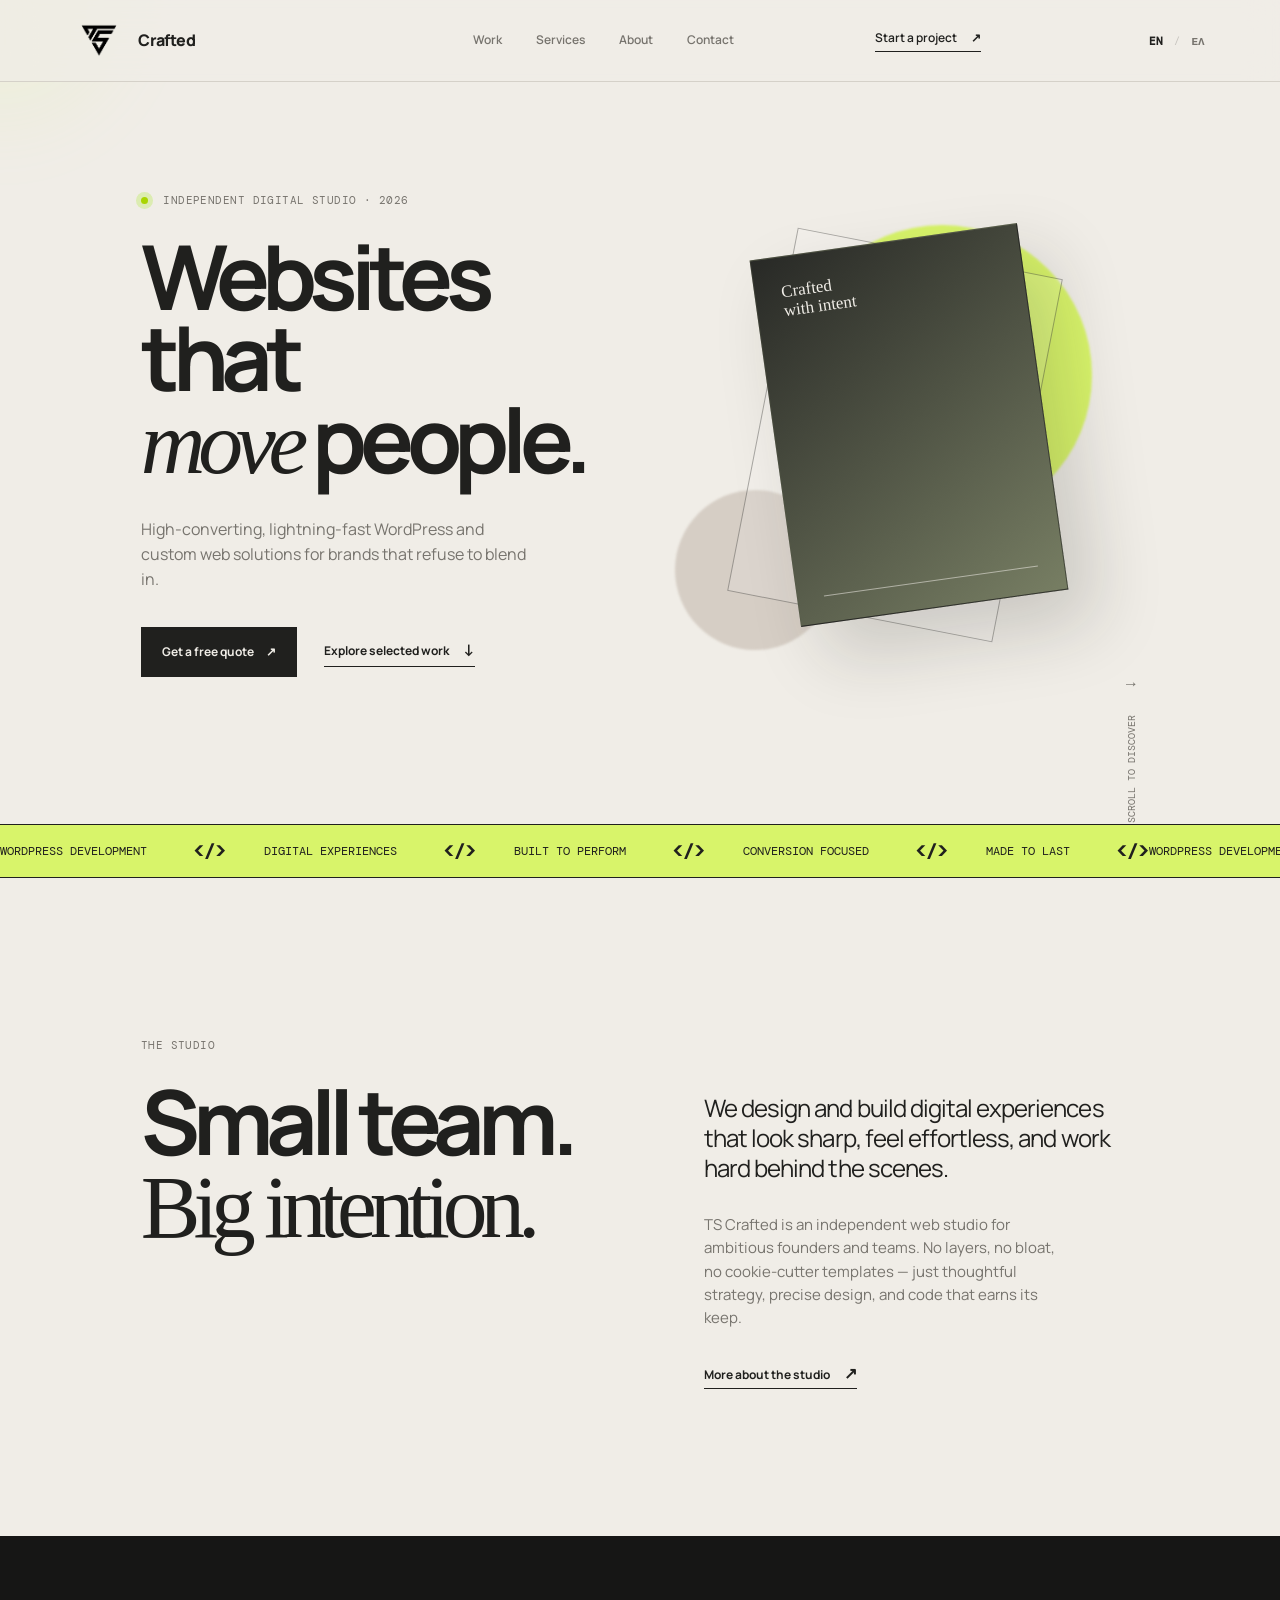
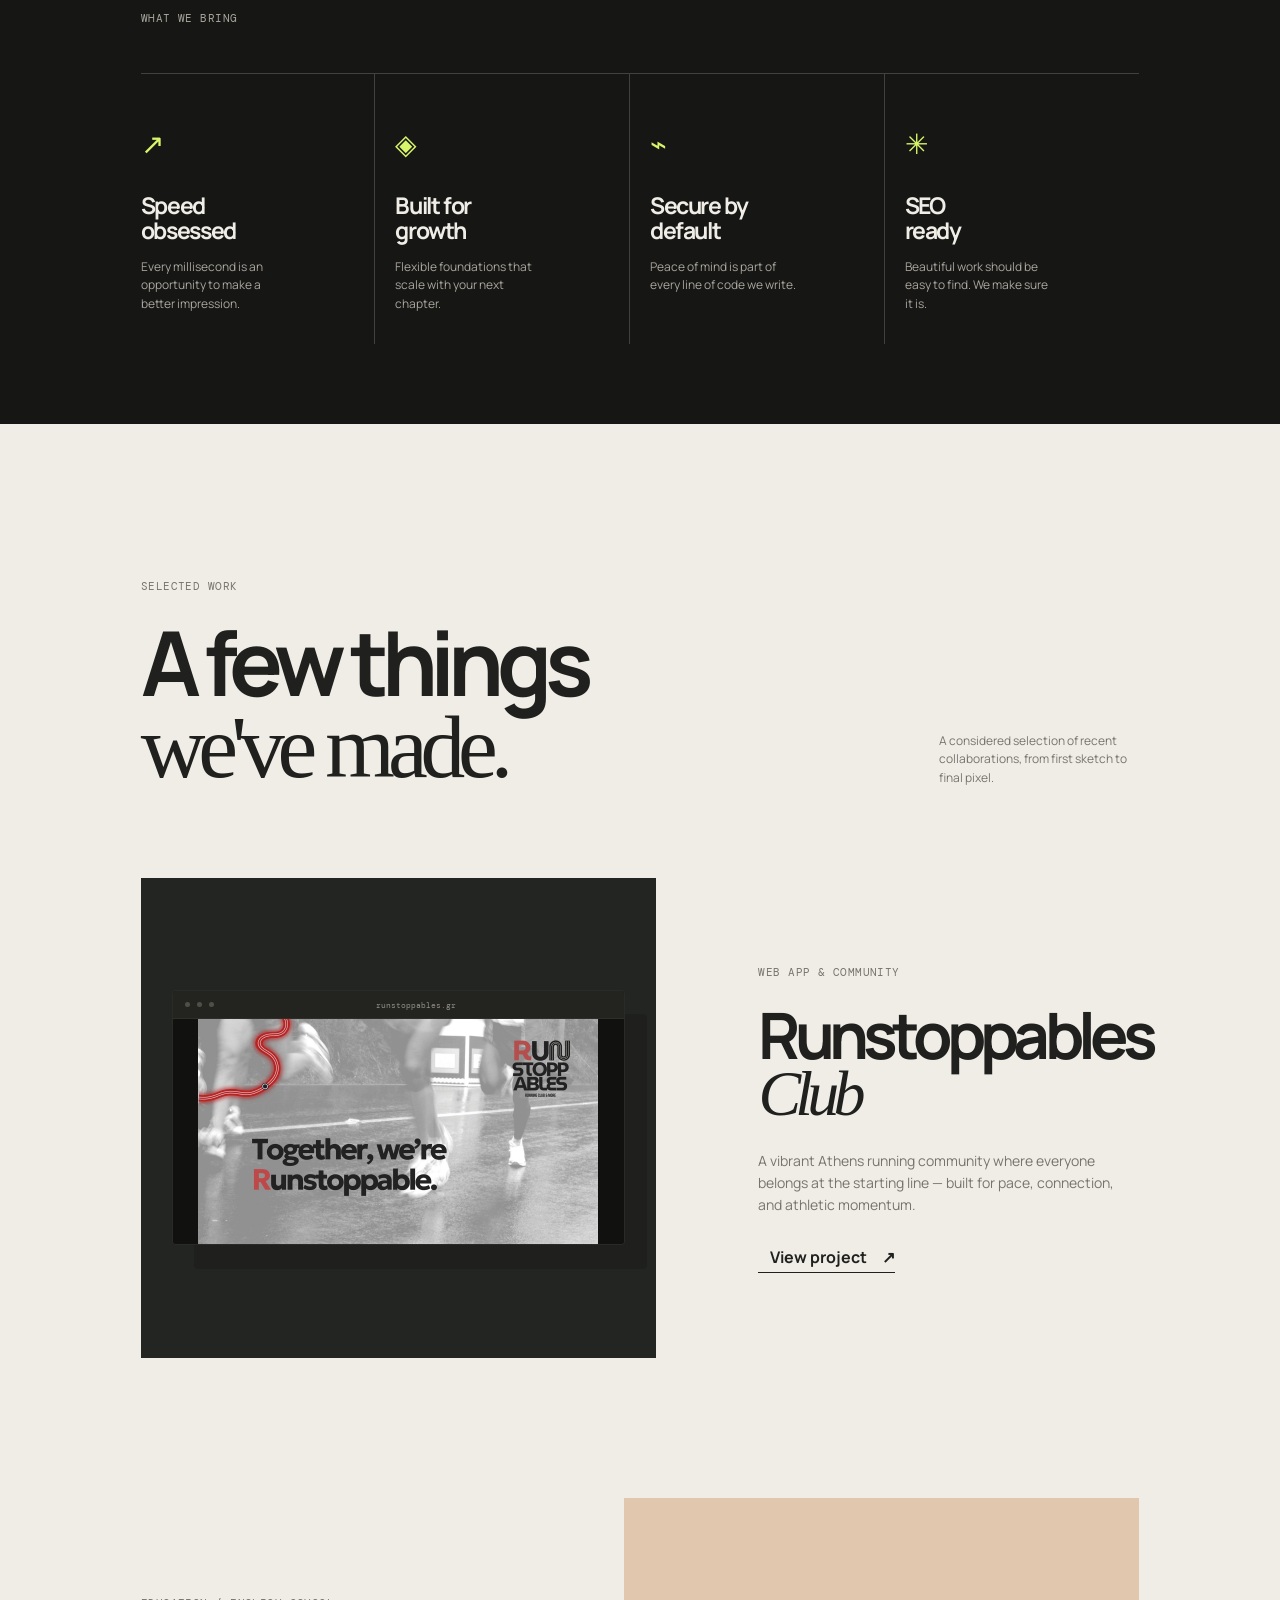
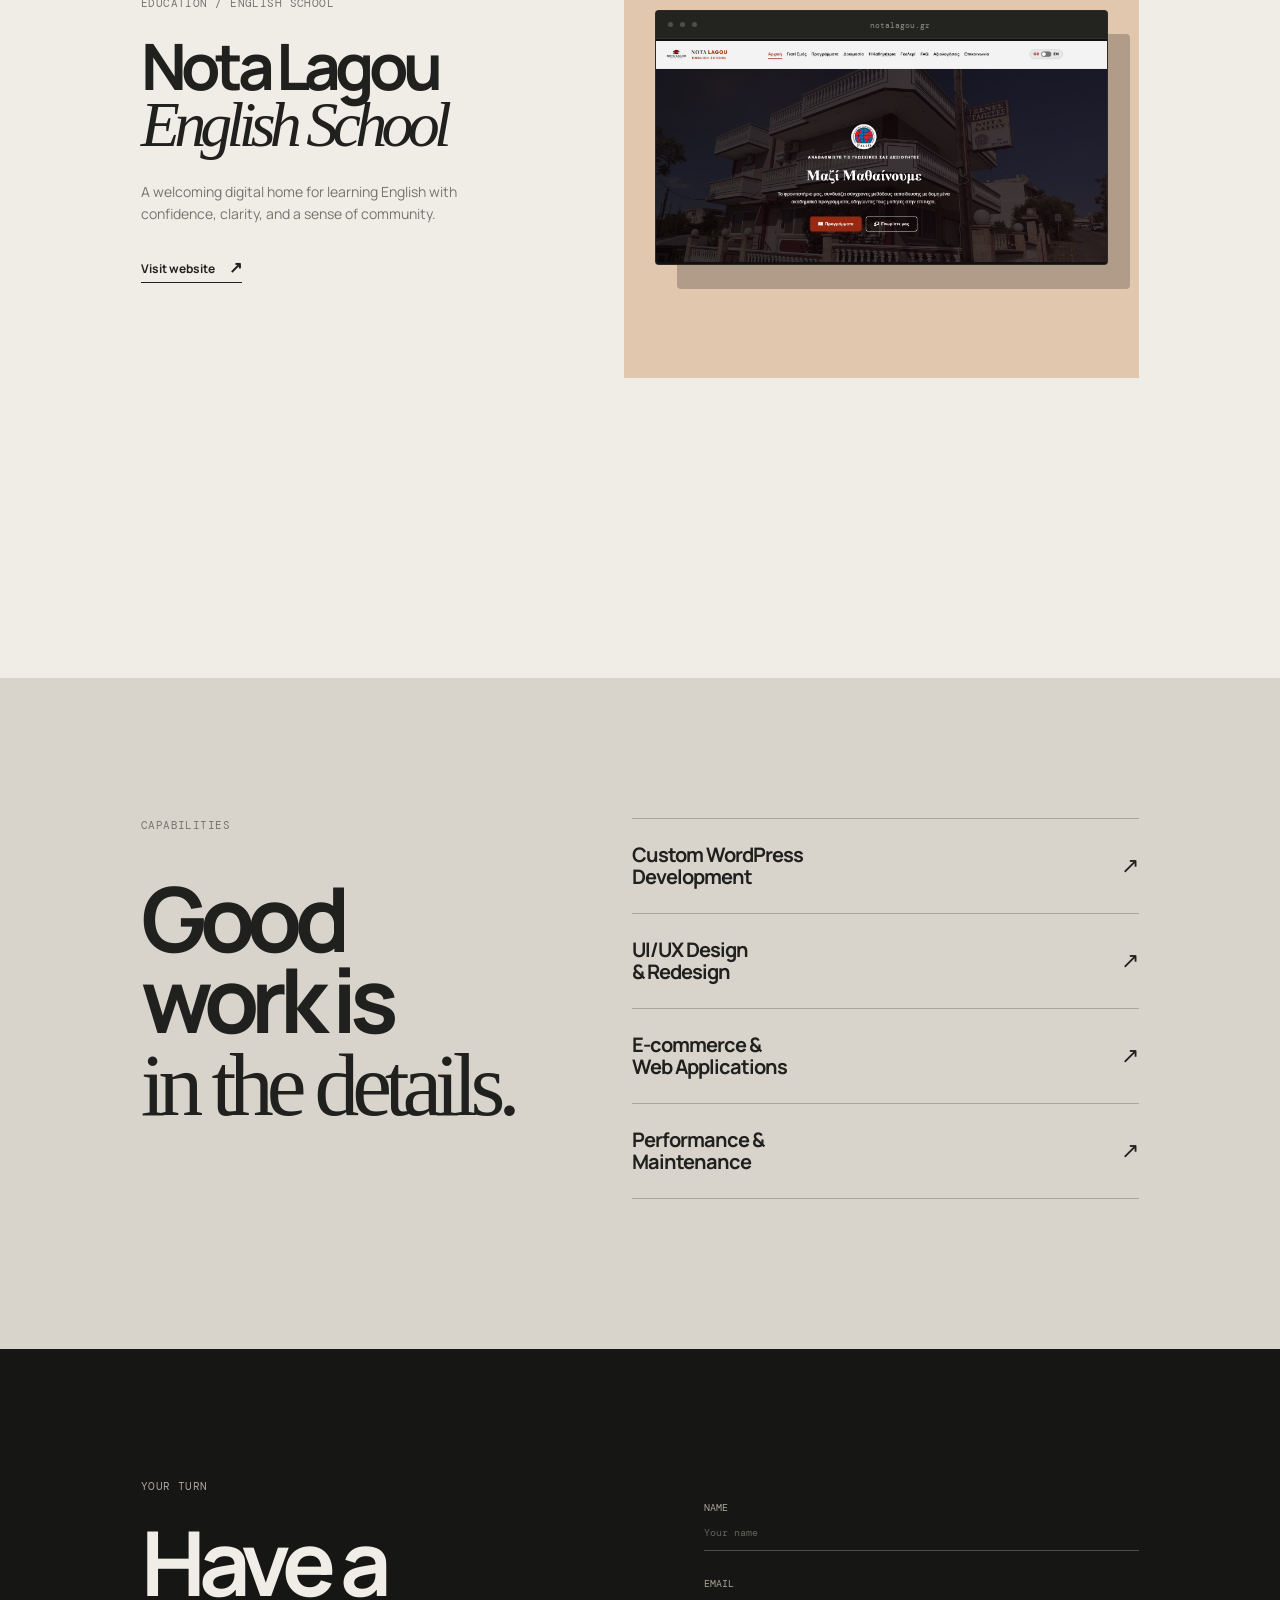
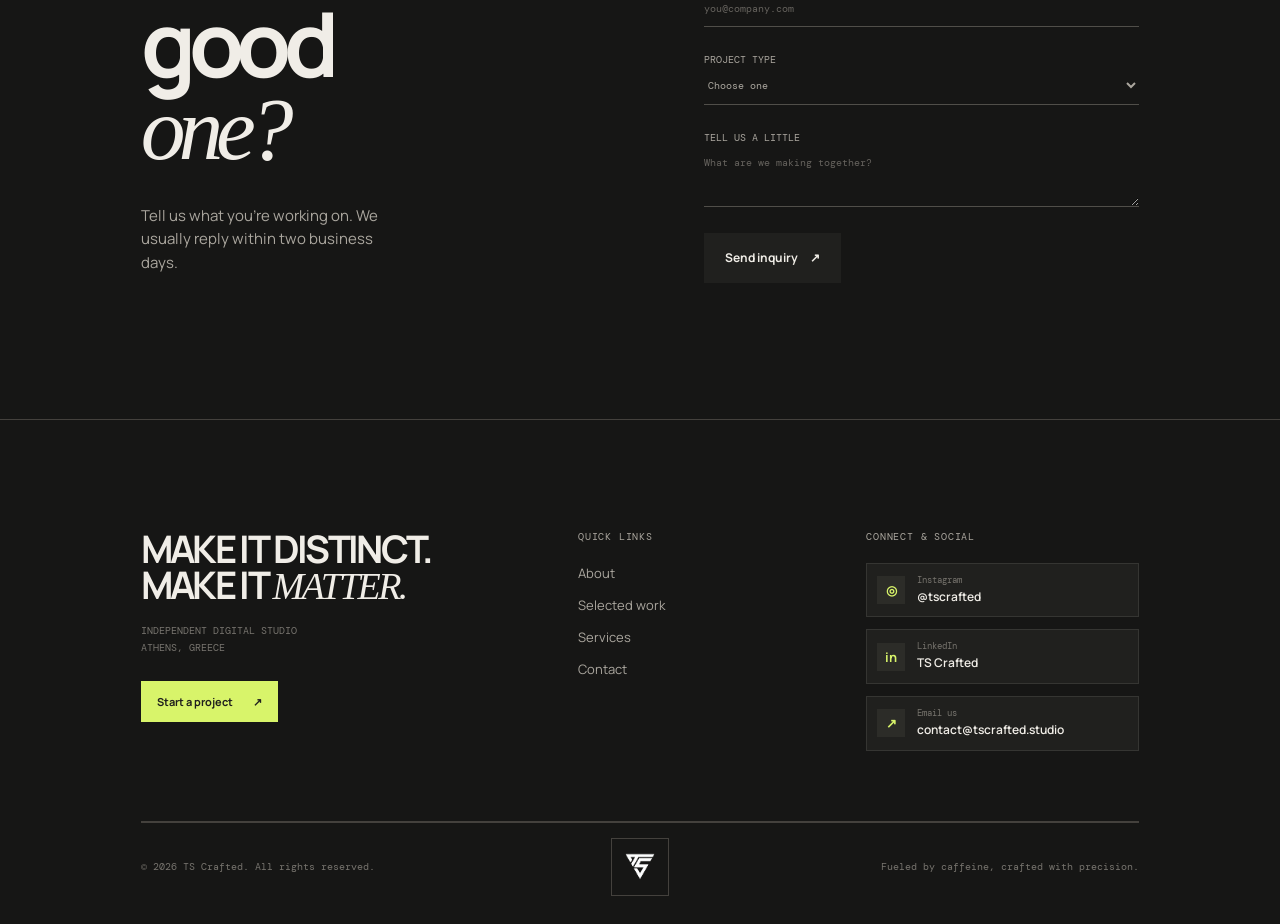
<file: index.html>
<!doctype html>
<html lang="en">
  <head>
    <meta charset="UTF-8" />
    <meta name="viewport" content="width=device-width, initial-scale=1.0" />
    <meta name="description" content="TS Crafted — high-performance WordPress and custom web solutions." />
    <title>TS Crafted — Digital experiences, carefully made.</title>
    <link rel="icon" type="image/png" sizes="300x300" href="assets/favicon.png" />
    <link rel="apple-touch-icon" sizes="300x300" href="assets/favicon.png" />
    <link rel="preconnect" href="https://fonts.googleapis.com" />
    <link rel="preconnect" href="https://fonts.gstatic.com" crossorigin />
    <link href="https://fonts.googleapis.com/css2?family=DM+Mono:wght@400;500&family=Manrope:wght@400;500;600;700;800&display=swap" rel="stylesheet" />
    <link rel="stylesheet" href="styles.css" />
  </head>
  <body>
    <div class="cursor-glow" aria-hidden="true"></div>
    <header class="site-header">
      <a class="brand" href="#top" aria-label="TS Crafted home"><img class="brand-logo" src="assets/transparent_logo.png" alt="" /><span>Crafted</span></a>
      <nav class="desktop-nav" aria-label="Main navigation">
        <a href="#work">Work</a><a href="#services">Services</a><a href="#about">About</a><a href="#contact">Contact</a>
      </nav>
      <a class="header-cta magnetic" href="#contact">Start a project <span>↗</span></a>
      <div class="lang-switch" aria-label="Language selection">
        <button type="button" class="lang-btn active" data-lang="en">EN</button>
        <span class="lang-sep">/</span>
        <button type="button" class="lang-btn" data-lang="el">ΕΛ</button>
      </div>
      <button class="menu-toggle" aria-label="Open menu" aria-expanded="false"><span></span><span></span></button>
    </header>

    <main id="top">
      <section class="hero section-pad">
        <div class="hero-copy reveal">
          <p class="eyebrow"><span class="status-dot"></span> Independent digital studio · 2026</p>
          <h1>Websites that<br /><em>move</em> people.</h1>
          <p class="hero-description">High-converting, lightning-fast WordPress and custom web solutions for brands that refuse to blend in.</p>
          <div class="hero-actions"><a class="button button-dark magnetic" href="#contact">Get a free quote <span>↗</span></a><a class="text-link" href="#work">Explore selected work <span>↓</span></a></div>
        </div>
        <div class="hero-art reveal delay-1" aria-hidden="true">
          <div class="orb orb-one"></div><div class="orb orb-two"></div>
          <div class="art-card art-card-back"></div>
          <div class="art-card art-card-front"><span class="art-label">Crafted<br />with intent</span><div class="art-line"></div></div>
          <div class="scroll-note">Scroll to discover <span>↓</span></div>
        </div>
      </section>

      <section class="marquee" aria-label="Our specialties">
        <div class="marquee-track">
          <div class="marquee-set">
            <span>WordPress Development</span><b>&lt;/&gt;</b>
            <span>Digital Experiences</span><b>&lt;/&gt;</b>
            <span>Built to Perform</span><b>&lt;/&gt;</b>
            <span>Conversion Focused</span><b>&lt;/&gt;</b>
            <span>Made to Last</span><b>&lt;/&gt;</b>
          </div>
          <div class="marquee-set" aria-hidden="true">
            <span>WordPress Development</span><b>&lt;/&gt;</b>
            <span>Digital Experiences</span><b>&lt;/&gt;</b>
            <span>Built to Perform</span><b>&lt;/&gt;</b>
            <span>Conversion Focused</span><b>&lt;/&gt;</b>
            <span>Made to Last</span><b>&lt;/&gt;</b>
          </div>
        </div>
      </section>

      <section class="about section-pad" id="about">
        <div class="section-intro reveal"><p class="eyebrow">The studio</p><h2>Small team.<br /><span>Big intention.</span></h2></div>
        <div class="about-content reveal delay-1"><p class="lead">We design and build digital experiences that look sharp, feel effortless, and work hard behind the scenes.</p><p>TS Crafted is an independent web studio for ambitious founders and teams. No layers, no bloat, no cookie-cutter templates — just thoughtful strategy, precise design, and code that earns its keep.</p><a class="text-link" href="#contact">More about the studio <span>↗</span></a></div>
      </section>

      <section class="expertise section-pad">
        <div class="expertise-top"><p class="eyebrow">What we bring</p></div>
        <div class="expertise-grid">
          <div class="expertise-item reveal"><span class="item-icon">↗</span><h3>Speed<br />obsessed</h3><p>Every millisecond is an opportunity to make a better impression.</p></div>
          <div class="expertise-item reveal delay-1"><span class="item-icon">◈</span><h3>Built for<br />growth</h3><p>Flexible foundations that scale with your next chapter.</p></div>
          <div class="expertise-item reveal delay-2"><span class="item-icon">⌁</span><h3>Secure by<br />default</h3><p>Peace of mind is part of every line of code we write.</p></div>
          <div class="expertise-item reveal delay-3"><span class="item-icon">✳</span><h3>SEO<br />ready</h3><p>Beautiful work should be easy to find. We make sure it is.</p></div>
        </div>
      </section>

      <section class="work section-pad" id="work">
        <div class="work-heading reveal"><div><p class="eyebrow">Selected work</p><h2>A few things<br /><span>we've made.</span></h2></div><p class="work-intro">A considered selection of recent collaborations, from first sketch to final pixel.</p></div>
        <article class="project project-one reveal">
          <div class="project-visual visual-one">
            <div class="mock-browser mock-browser-image">
              <div class="browser-bar"><i></i><i></i><i></i><span>runstoppables.gr</span></div>
              <div class="browser-img-wrap">
                <img src="assets/runstoppables-banner.jpg" alt="Runstoppables Community Running Club" class="project-img" />
              </div>
            </div>
          </div>
          <div class="project-copy">
            <p class="eyebrow">
              <span class="lang-en">Web App & Community</span>
              <span class="lang-el">Web Εφαρμογή & Κοινότητα</span>
            </p>
            <h3>Runstoppables<br /><em>Club</em></h3>
            <p class="lang-en">A vibrant Athens running community where everyone belongs at the starting line — built for pace, connection, and athletic momentum.</p>
            <p class="lang-el">Μια δυναμική κοινότητα τρεξίματος στην Αθήνα όπου όλοι χωράμε στην ίδια αφετηρία — σχεδιασμένο για ρυθμό, έμπνευση και συνεχή εξέλιξη.</p>
            <a class="text-link" href="https://runstoppables.gr" target="_blank" rel="noopener noreferrer">
              <span class="lang-en">View project <span>↗</span></span>
              <span class="lang-el">Δείτε το project <span>↗</span></span>
            </a>
          </div>
        </article>
        <article class="project project-two reveal">
          <div class="project-copy"><p class="eyebrow">Education / English School</p><h3>Nota Lagou<br /><em>English School</em></h3><p>A welcoming digital home for learning English with confidence, clarity, and a sense of community.</p><a class="text-link" href="https://notalagou.gr" target="_blank" rel="noopener noreferrer">Visit website <span>↗</span></a></div>
          <div class="project-visual visual-two">
            <div class="mock-browser mock-browser-image">
              <div class="browser-bar"><i></i><i></i><i></i><span>notalagou.gr</span></div>
              <div class="browser-img-wrap">
                <img src="assets/notalagou-site.png" alt="Nota Lagou English School website" class="project-img notalagou-img" />
              </div>
            </div>
          </div>
        </article>
      </section>

      <section class="services section-pad" id="services">
        <div class="services-head reveal"><p class="eyebrow">Capabilities</p><h2>Good work is<br /><span>in the details.</span></h2></div>
        <div class="service-list">
          <div class="service reveal"><h3>Custom WordPress<br />Development</h3><span class="service-arrow">↗</span></div>
          <div class="service reveal"><h3>UI/UX Design<br />& Redesign</h3><span class="service-arrow">↗</span></div>
          <div class="service reveal"><h3>E-commerce &<br />Web Applications</h3><span class="service-arrow">↗</span></div>
          <div class="service reveal"><h3>Performance &<br />Maintenance</h3><span class="service-arrow">↗</span></div>
        </div>
      </section>

      <section class="contact section-pad" id="contact">
        <div class="contact-intro reveal"><p class="eyebrow">Your turn</p><h2>Have a good<br /><em>one?</em></h2><p>Tell us what you're working on. We usually reply within two business days.</p></div>
        <form class="contact-form reveal delay-1" action="https://formsubmit.co/contact@tscrafted.studio" method="POST">
          <input type="hidden" name="_subject" value="New project inquiry — TS Crafted" />
          <input type="hidden" name="_template" value="table" />
          <label>Name<input type="text" name="name" placeholder="Your name" required /></label>
          <label>Email<input type="email" name="email" placeholder="you@company.com" required /></label>
          <label>Project type<select name="type"><option>Choose one</option><option>WordPress Development</option><option>Website redesign</option><option>E-commerce</option><option>Something else</option></select></label>
          <label>Tell us a little<textarea name="message" rows="3" placeholder="What are we making together?"></textarea></label>
          <button class="button button-dark magnetic" type="submit">Send inquiry <span>↗</span></button>
          <p class="form-status" role="status" aria-live="polite" hidden></p>
        </form>
      </section>
    </main>
    <footer class="footer">
      <div class="footer-grid">
        <div class="footer-about">
          <p class="footer-motto">MAKE IT DISTINCT.<br />MAKE IT <em>MATTER.</em></p>
          <p class="footer-submotto">Independent digital studio<br />Athens, Greece</p>
          <a class="footer-cta" href="#contact">Start a project <span>↗</span></a>
        </div>
        <div class="footer-column">
          <h3>Quick links</h3>
          <a href="#about">About</a>
          <a href="#work">Selected work</a>
          <a href="#services">Services</a>
          <a href="#contact">Contact</a>
        </div>
        <div class="footer-column footer-connect">
          <h3>Connect &amp; social</h3>
          <a class="footer-link-card" href="#" aria-label="Instagram placeholder"><span class="footer-link-icon">◎</span><span><small>Instagram</small><b>@tscrafted</b></span></a>
          <a class="footer-link-card" href="#" aria-label="LinkedIn placeholder"><span class="footer-link-icon">in</span><span><small>LinkedIn</small><b>TS Crafted</b></span></a>
          <a class="footer-link-card" href="mailto:contact@tscrafted.studio"><span class="footer-link-icon">↗</span><span><small>Email us</small><b>contact@tscrafted.studio</b></span></a>
        </div>
      </div>
      <div class="footer-bottom">
        <span>© 2026 TS Crafted. All rights reserved.</span>
        <a class="footer-mark" href="#top" aria-label="TS Crafted home"><img src="assets/white_logo.png" alt="TS Crafted" /></a>
        <span>Fueled by caffeine, crafted with precision.</span>
      </div>
    </footer>
    <script src="script.js"></script>
  </body>
</html>
</file>
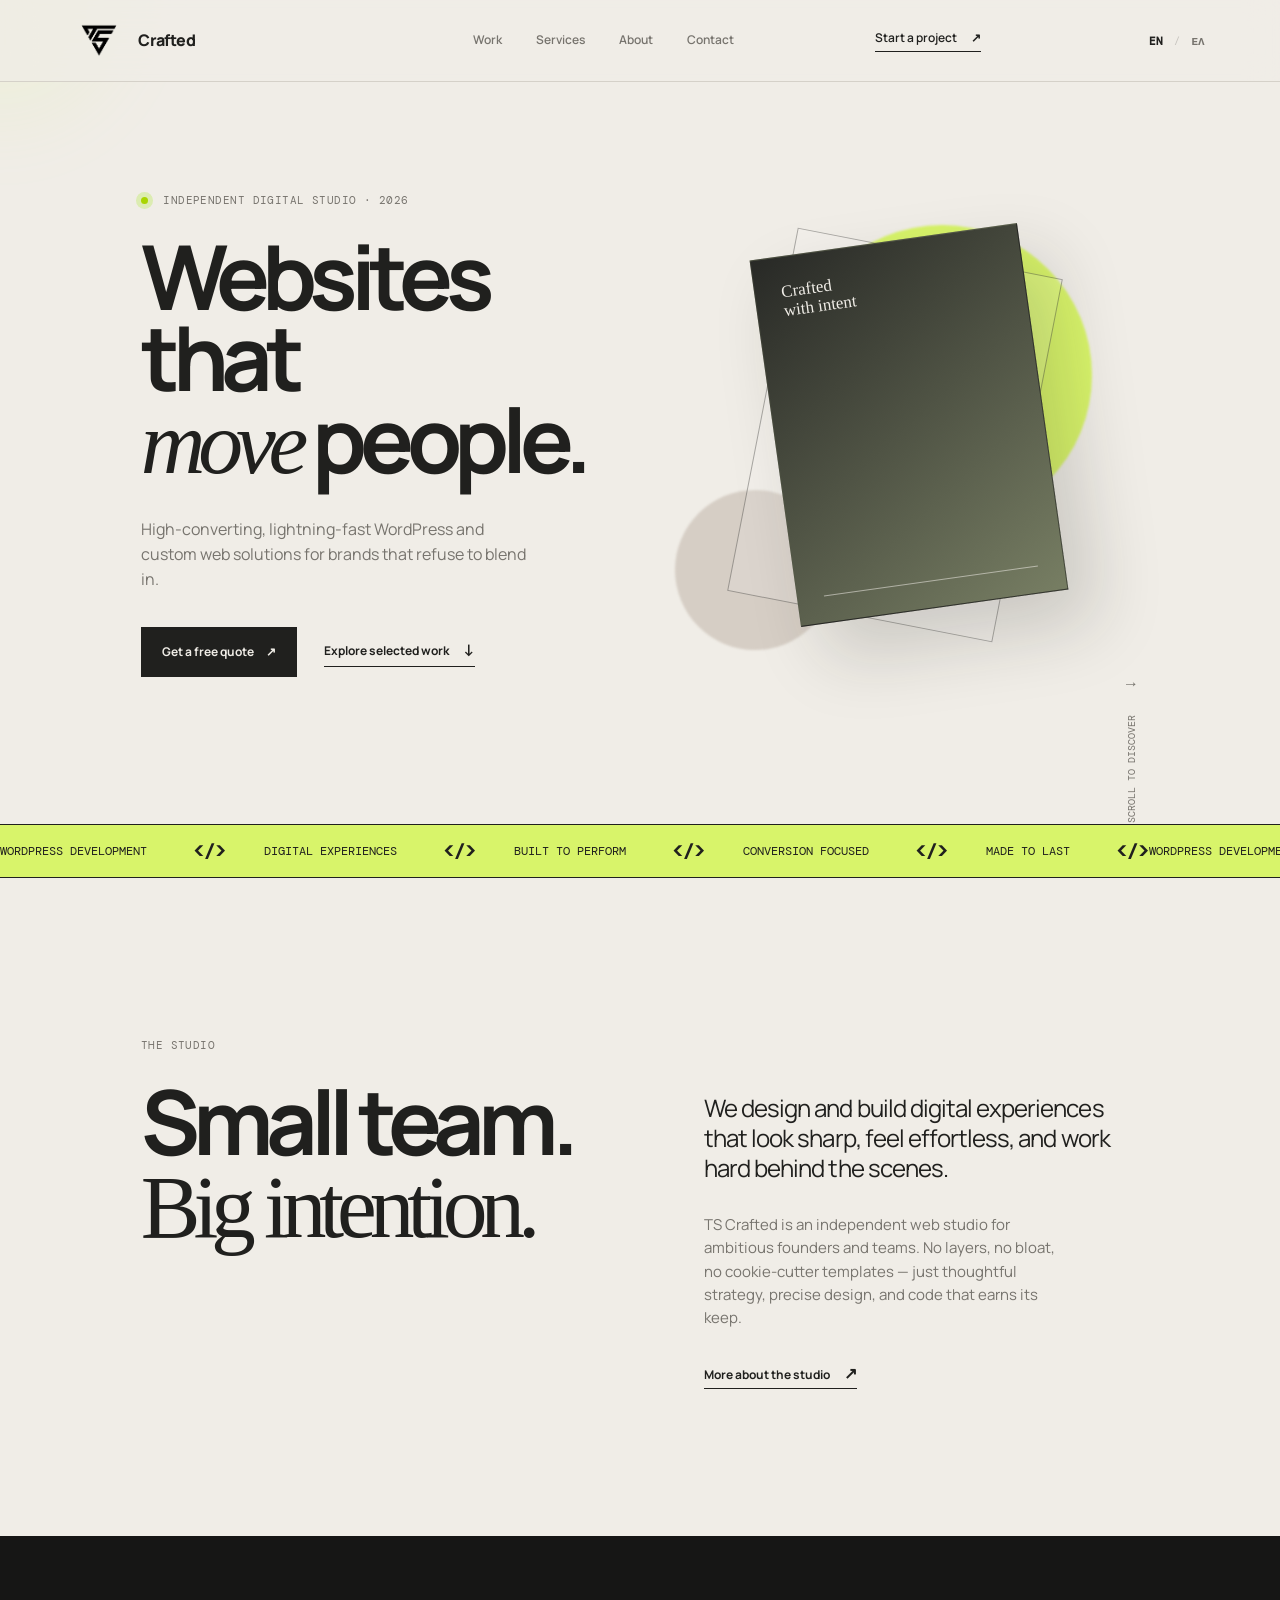
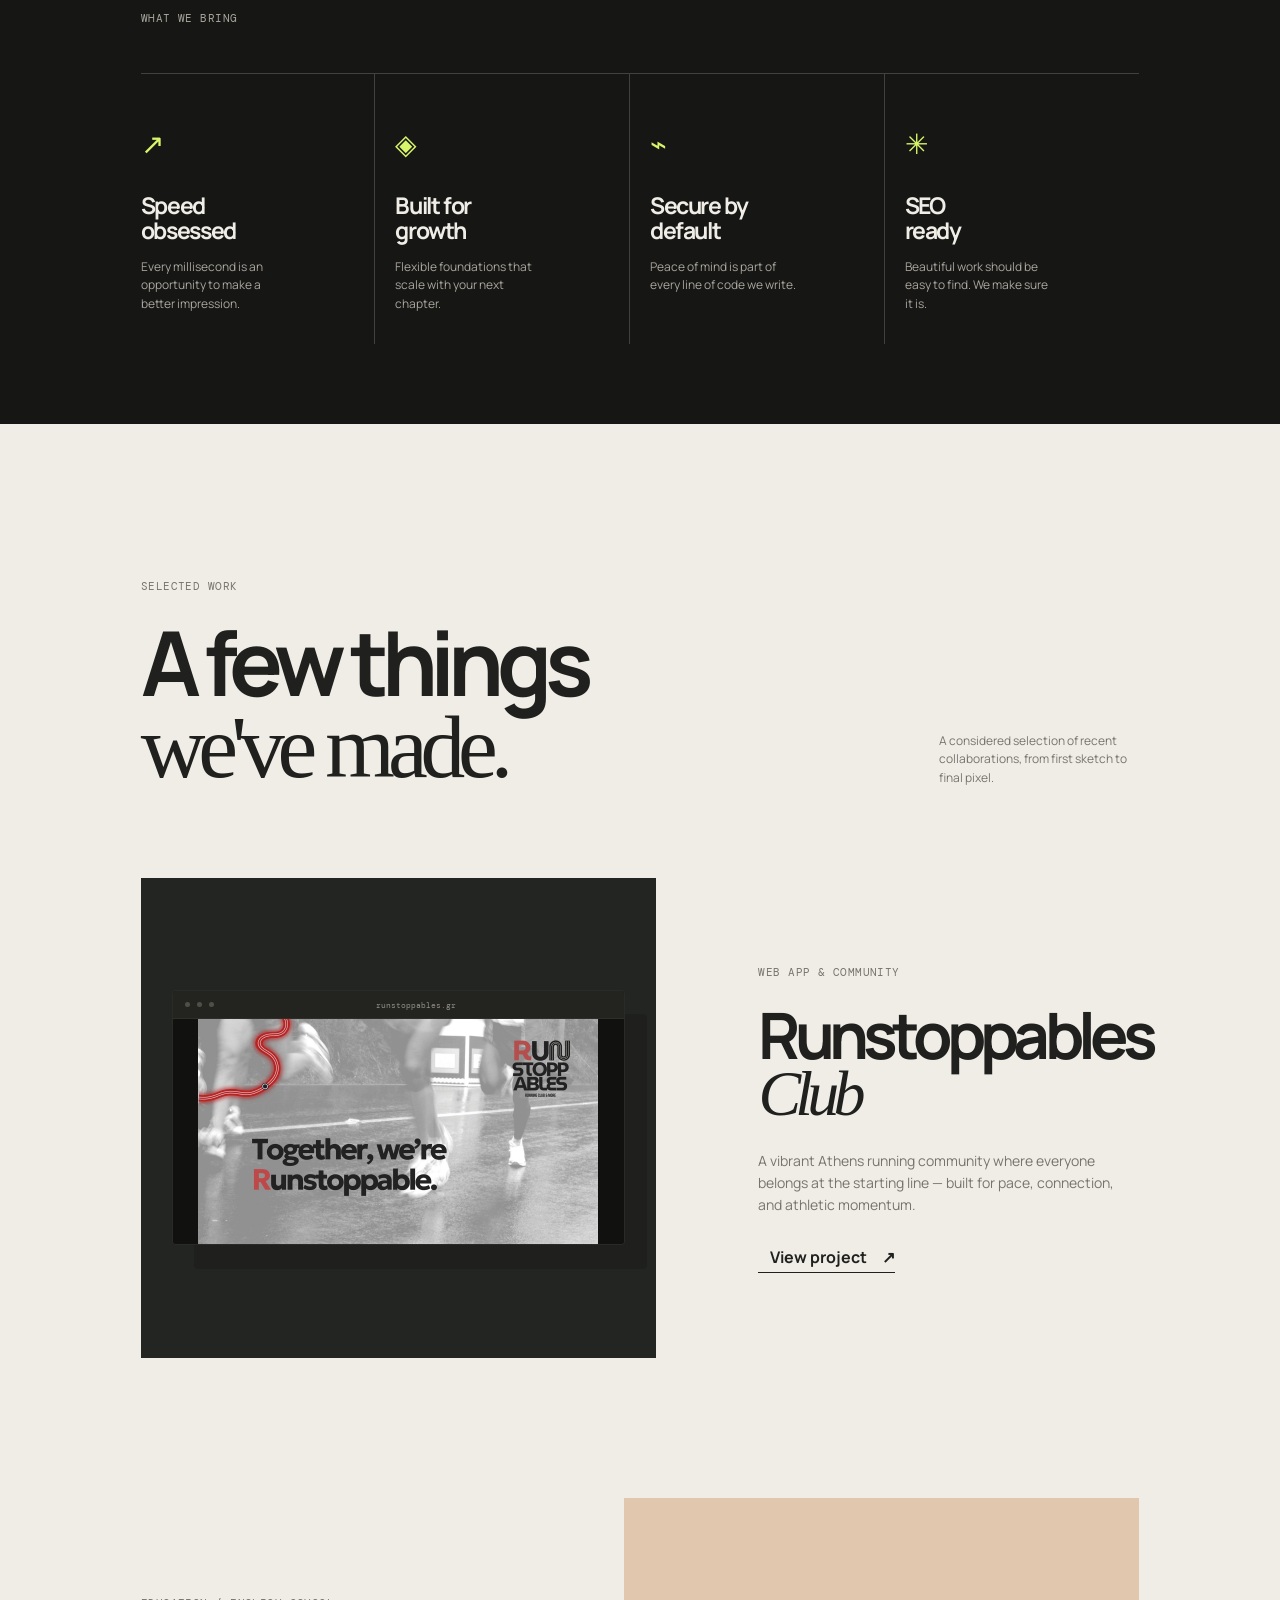
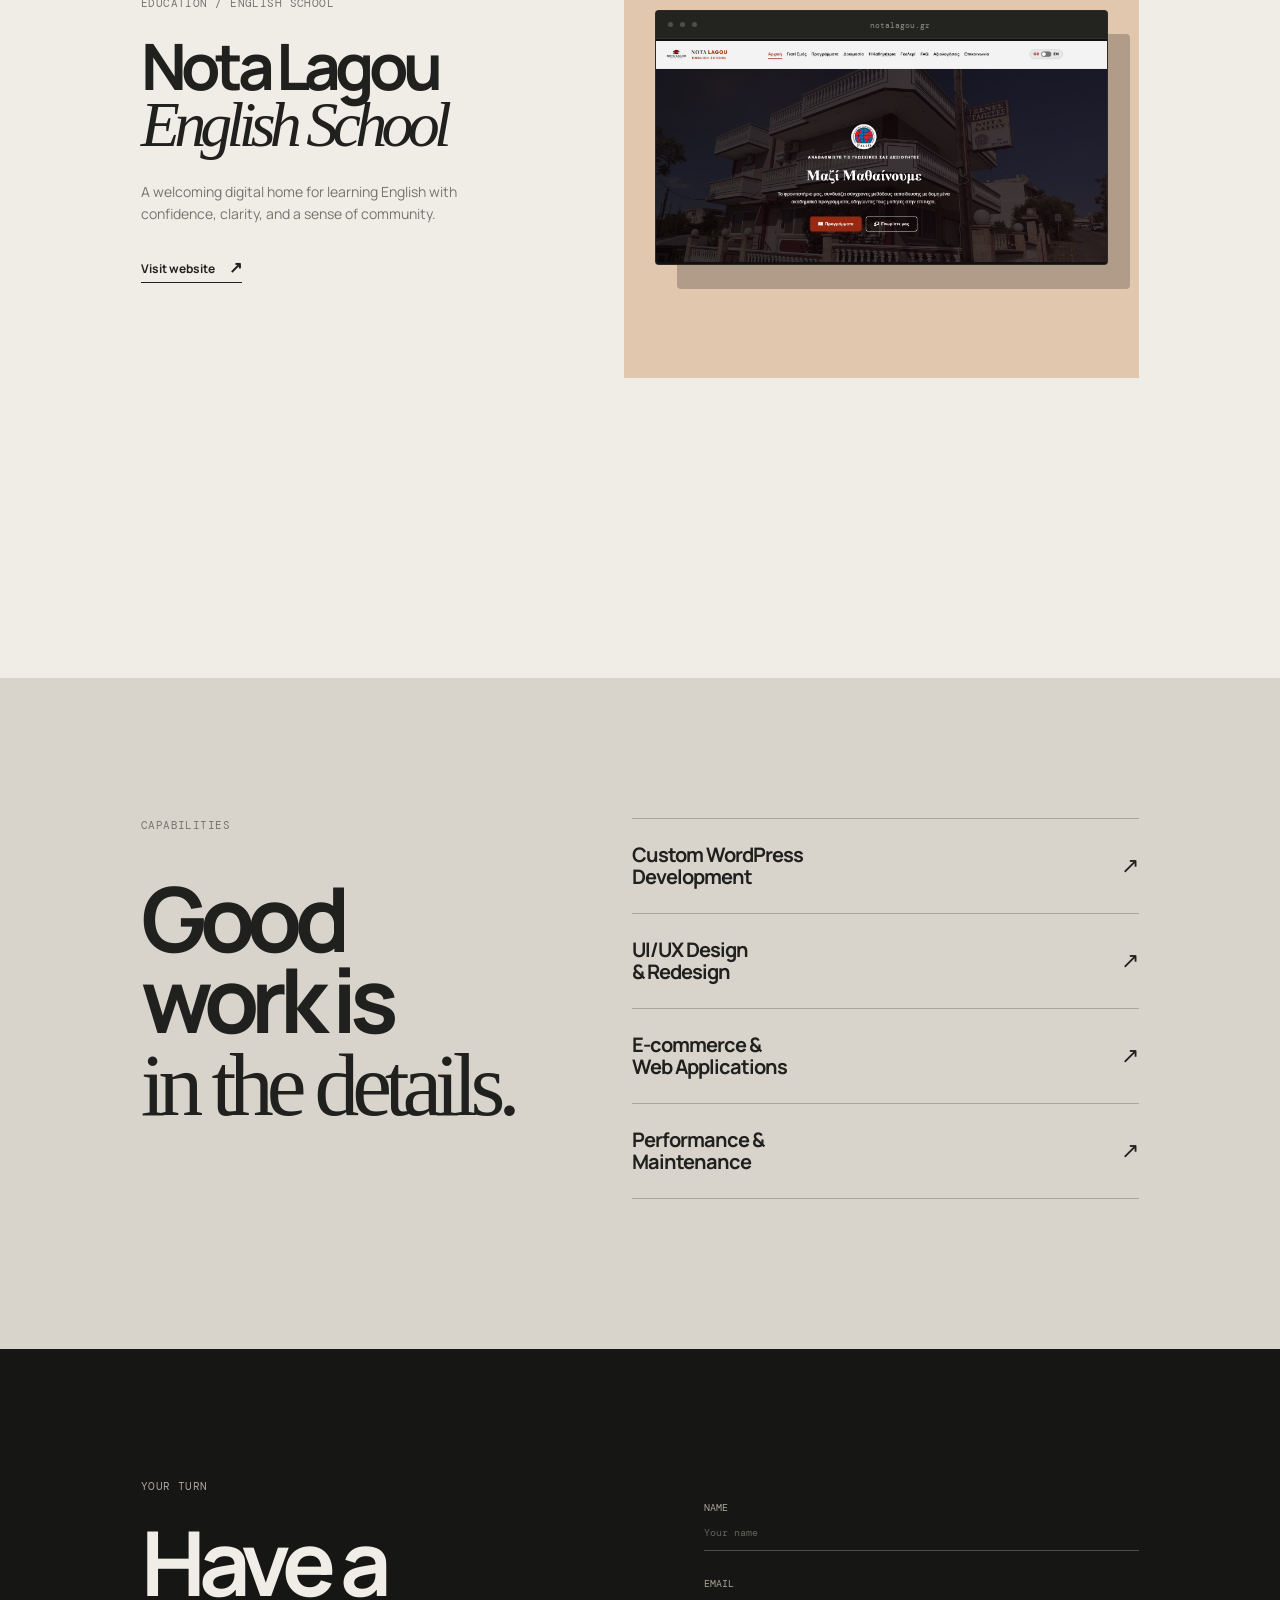
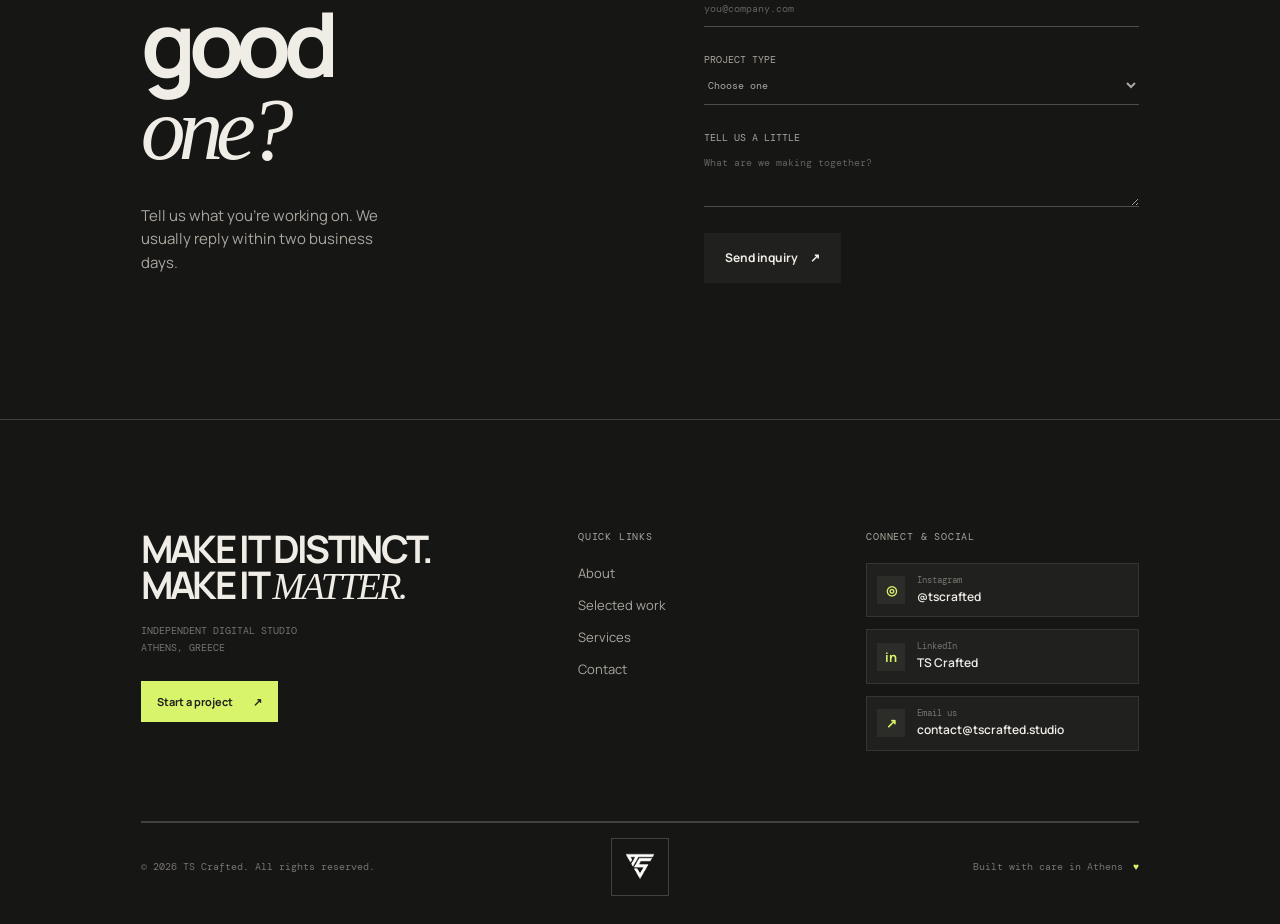
<file: index-el.html>
<!doctype html>
<html lang="el">
  <head>
    <meta charset="UTF-8" />
    <meta name="viewport" content="width=device-width, initial-scale=1.0" />
    <meta name="description" content="TS Crafted — high-performance WordPress and custom web solutions." />
    <title>TS Crafted — Digital experiences, carefully made.</title>
    <link rel="icon" type="image/png" sizes="300x300" href="assets/favicon.png" />
    <link rel="apple-touch-icon" sizes="300x300" href="assets/favicon.png" />
    <link rel="preconnect" href="https://fonts.googleapis.com" />
    <link rel="preconnect" href="https://fonts.gstatic.com" crossorigin />
    <link href="https://fonts.googleapis.com/css2?family=DM+Mono:wght@400;500&family=Manrope:wght@400;500;600;700;800&display=swap" rel="stylesheet" />
    <link rel="stylesheet" href="styles.css" />
  </head>
  <body data-lang="el">
    <div class="cursor-glow" aria-hidden="true"></div>
    <header class="site-header">
      <a class="brand" href="#top" aria-label="TS Crafted home"><img class="brand-logo" src="assets/transparent_logo.png" alt="" /><span>Crafted</span></a>
      <nav class="desktop-nav" aria-label="Main navigation">
        <a href="#work">Work</a><a href="#services">Services</a><a href="#about">About</a><a href="#contact">Contact</a>
      </nav>
      <a class="header-cta magnetic" href="#contact">Start a project <span>↗</span></a>
      <div class="lang-switch" aria-label="Language selection">
        <button type="button" class="lang-btn" data-lang="en" onclick="location.href='index.html'">EN</button>
        <span class="lang-sep">/</span>
        <button type="button" class="lang-btn active" data-lang="el">ΕΛ</button>
      </div>
      <button class="menu-toggle" aria-label="Open menu" aria-expanded="false"><span></span><span></span></button>
    </header>

    <main id="top">
      <section class="hero section-pad">
        <div class="hero-copy reveal">
          <p class="eyebrow"><span class="status-dot"></span> Independent digital studio · 2026</p>
          <h1>Websites that<br /><em>move</em> people.</h1>
          <p class="hero-description">High-converting, lightning-fast WordPress and custom web solutions for brands that refuse to blend in.</p>
          <div class="hero-actions"><a class="button button-dark magnetic" href="#contact">Get a free quote <span>↗</span></a><a class="text-link" href="#work">Explore selected work <span>↓</span></a></div>
        </div>
        <div class="hero-art reveal delay-1" aria-hidden="true">
          <div class="orb orb-one"></div><div class="orb orb-two"></div>
          <div class="art-card art-card-back"></div>
          <div class="art-card art-card-front"><span class="art-label">Crafted<br />with intent</span><div class="art-line"></div></div>
          <div class="scroll-note">Scroll to discover <span>↓</span></div>
        </div>
      </section>

      <section class="marquee" aria-label="Our specialties">
        <div class="marquee-track">
          <div class="marquee-set">
            <span>WordPress Development</span><b>&lt;/&gt;</b>
            <span>Digital Experiences</span><b>&lt;/&gt;</b>
            <span>Built to Perform</span><b>&lt;/&gt;</b>
            <span>Conversion Focused</span><b>&lt;/&gt;</b>
            <span>Made to Last</span><b>&lt;/&gt;</b>
          </div>
          <div class="marquee-set" aria-hidden="true">
            <span>WordPress Development</span><b>&lt;/&gt;</b>
            <span>Digital Experiences</span><b>&lt;/&gt;</b>
            <span>Built to Perform</span><b>&lt;/&gt;</b>
            <span>Conversion Focused</span><b>&lt;/&gt;</b>
            <span>Made to Last</span><b>&lt;/&gt;</b>
          </div>
        </div>
      </section>

      <section class="about section-pad" id="about">
        <div class="section-intro reveal"><p class="eyebrow">The studio</p><h2>Small team.<br /><span>Big intention.</span></h2></div>
        <div class="about-content reveal delay-1"><p class="lead">We design and build digital experiences that look sharp, feel effortless, and work hard behind the scenes.</p><p>TS Crafted is an independent web studio for ambitious founders and teams. No layers, no bloat, no cookie-cutter templates — just thoughtful strategy, precise design, and code that earns its keep.</p><a class="text-link" href="#contact">More about the studio <span>↗</span></a></div>
      </section>

      <section class="expertise section-pad">
        <div class="expertise-top"><p class="eyebrow">What we bring</p></div>
        <div class="expertise-grid">
          <div class="expertise-item reveal"><span class="item-icon">↗</span><h3>Speed<br />obsessed</h3><p>Every millisecond is an opportunity to make a better impression.</p></div>
          <div class="expertise-item reveal delay-1"><span class="item-icon">◈</span><h3>Built for<br />growth</h3><p>Flexible foundations that scale with your next chapter.</p></div>
          <div class="expertise-item reveal delay-2"><span class="item-icon">⌁</span><h3>Secure by<br />default</h3><p>Peace of mind is part of every line of code we write.</p></div>
          <div class="expertise-item reveal delay-3"><span class="item-icon">✳</span><h3>SEO<br />ready</h3><p>Beautiful work should be easy to find. We make sure it is.</p></div>
        </div>
      </section>

      <section class="work section-pad" id="work">
        <div class="work-heading reveal"><div><p class="eyebrow">Selected work</p><h2>A few things<br /><span>we've made.</span></h2></div><p class="work-intro">A considered selection of recent collaborations, from first sketch to final pixel.</p></div>
        <article class="project project-one reveal">
          <div class="project-visual visual-one">
            <div class="mock-browser mock-browser-image">
              <div class="browser-bar"><i></i><i></i><i></i><span>runstoppables.gr</span></div>
              <div class="browser-img-wrap">
                <img src="assets/runstoppables-banner.jpg" alt="Runstoppables Community Running Club" class="project-img" />
              </div>
            </div>
          </div>
          <div class="project-copy">
            <p class="eyebrow">
              <span class="lang-en">Web App & Community</span>
              <span class="lang-el">Web Εφαρμογή & Κοινότητα</span>
            </p>
            <h3>Runstoppables<br /><em>Club</em></h3>
            <p class="lang-en">A vibrant Athens running community where everyone belongs at the starting line — built for pace, connection, and athletic momentum.</p>
            <p class="lang-el">Μια δυναμική κοινότητα τρεξίματος στην Αθήνα όπου όλοι χωράμε στην ίδια αφετηρία — σχεδιασμένο για ρυθμό, έμπνευση και συνεχή εξέλιξη.</p>
            <a class="text-link" href="https://runstoppables.gr" target="_blank" rel="noopener noreferrer">
              <span class="lang-en">View project <span>↗</span></span>
              <span class="lang-el">Δείτε το project <span>↗</span></span>
            </a>
          </div>
        </article>
        <article class="project project-two reveal">
          <div class="project-copy"><p class="eyebrow">Education / English School</p><h3>Nota Lagou<br /><em>English School</em></h3><p>A welcoming digital home for learning English with confidence, clarity, and a sense of community.</p><a class="text-link" href="https://notalagou.gr" target="_blank" rel="noopener noreferrer">Visit website <span>↗</span></a></div>
          <div class="project-visual visual-two">
            <div class="mock-browser mock-browser-image">
              <div class="browser-bar"><i></i><i></i><i></i><span>notalagou.gr</span></div>
              <div class="browser-img-wrap">
                <img src="assets/notalagou-site.png" alt="Nota Lagou English School website" class="project-img notalagou-img" />
              </div>
            </div>
          </div>
        </article>
      </section>

      <section class="services section-pad" id="services">
        <div class="services-head reveal"><p class="eyebrow">Capabilities</p><h2>Good work is<br /><span>in the details.</span></h2></div>
        <div class="service-list">
          <div class="service reveal"><h3>Custom WordPress<br />Development</h3><span class="service-arrow">↗</span></div>
          <div class="service reveal"><h3>UI/UX Design<br />& Redesign</h3><span class="service-arrow">↗</span></div>
          <div class="service reveal"><h3>E-commerce &<br />Web Applications</h3><span class="service-arrow">↗</span></div>
          <div class="service reveal"><h3>Performance &<br />Maintenance</h3><span class="service-arrow">↗</span></div>
        </div>
      </section>

      <section class="contact section-pad" id="contact">
        <div class="contact-intro reveal"><p class="eyebrow">Your turn</p><h2>Have a good<br /><em>one?</em></h2><p>Tell us what you're working on. We usually reply within two business days.</p></div>
        <form class="contact-form reveal delay-1" action="https://formsubmit.co/contact@tscrafted.studio" method="POST">
          <input type="hidden" name="_subject" value="New project inquiry — TS Crafted" />
          <input type="hidden" name="_template" value="table" />
          <label>Name<input type="text" name="name" placeholder="Your name" required /></label>
          <label>Email<input type="email" name="email" placeholder="you@company.com" required /></label>
          <label>Project type<select name="type"><option>Choose one</option><option>WordPress Development</option><option>Website redesign</option><option>E-commerce</option><option>Something else</option></select></label>
          <label>Tell us a little<textarea name="message" rows="3" placeholder="What are we making together?"></textarea></label>
          <button class="button button-dark magnetic" type="submit">Send inquiry <span>↗</span></button>
          <p class="form-status" role="status" aria-live="polite" hidden></p>
        </form>
      </section>
    </main>
    <footer class="footer">
      <div class="footer-grid">
        <div class="footer-about">
          <p class="footer-motto">MAKE IT DISTINCT.<br />MAKE IT <em>MATTER.</em></p>
          <p class="footer-submotto">Independent digital studio<br />Athens, Greece</p>
          <a class="footer-cta" href="#contact">Start a project <span>↗</span></a>
        </div>
        <div class="footer-column">
          <h3>Quick links</h3>
          <a href="#about">About</a>
          <a href="#work">Selected work</a>
          <a href="#services">Services</a>
          <a href="#contact">Contact</a>
        </div>
        <div class="footer-column footer-connect">
          <h3>Connect &amp; social</h3>
          <a class="footer-link-card" href="#" aria-label="Instagram placeholder"><span class="footer-link-icon">◎</span><span><small>Instagram</small><b>@tscrafted</b></span></a>
          <a class="footer-link-card" href="#" aria-label="LinkedIn placeholder"><span class="footer-link-icon">in</span><span><small>LinkedIn</small><b>TS Crafted</b></span></a>
          <a class="footer-link-card" href="mailto:contact@tscrafted.studio"><span class="footer-link-icon">↗</span><span><small>Email us</small><b>contact@tscrafted.studio</b></span></a>
        </div>
      </div>
      <div class="footer-bottom">
        <span>© 2026 TS Crafted. All rights reserved.</span>
        <a class="footer-mark" href="#top" aria-label="TS Crafted home"><img src="assets/transparent_logo.png" alt="TS Crafted" /></a>
        <span>Built with care in Athens <span class="footer-heart">♥</span></span>
      </div>
    </footer>
    <script src="script.js"></script>
  </body>
</html>
</file>
<file: styles.css>
:root{--ink:#20201e;--paper:#f0ede7;--muted:#77746e;--line:#d5d1c9;--acid:#d8f46a;--black:#161615;--serif:Georgia,'Times New Roman',serif;--sans:'Manrope',Arial,sans-serif;--mono:'DM Mono',monospace}
*{box-sizing:border-box}html{scroll-behavior:smooth}body{margin:0;background:var(--paper);color:var(--ink);font-family:var(--sans);font-size:15px;line-height:1.55;overflow-x:hidden}a{color:inherit;text-decoration:none}button,input,select,textarea{font:inherit}.site-header{height:82px;padding:0 5.5vw;display:flex;align-items:center;justify-content:space-between;border-bottom:1px solid var(--line);position:absolute;top:0;width:100%;z-index:5;background:rgba(240,237,231,.7);backdrop-filter:blur(16px)}.brand{font-weight:800;display:flex;align-items:center;gap:10px;font-size:16px;letter-spacing:-.04em}.brand-mark{background:var(--ink);color:var(--paper);width:29px;height:29px;display:grid;place-items:center;font-size:10px;letter-spacing:-.08em}.brand-logo{width:58px;height:58px;padding:0;object-fit:contain;display:block}.site-header .brand-logo{filter:invert(1)}.desktop-nav{display:flex;gap:34px;margin-left:12%}.desktop-nav a,.header-cta{font-size:12px;font-weight:600}.desktop-nav a{color:var(--muted);transition:color .25s}.desktop-nav a:hover{color:var(--ink)}.header-cta{border-bottom:1px solid var(--ink);padding-bottom:4px}.header-cta span,.text-link span,.button span{margin-left:12px;transition:transform .3s;display:inline-block}.header-cta:hover span,.text-link:hover span,.button:hover span{transform:translate(3px,-3px)}.menu-toggle{display:none;background:none;border:0}.section-pad{padding-left:11vw;padding-right:11vw}.hero{min-height:780px;padding-top:180px;padding-bottom:110px;display:grid;grid-template-columns:1fr 1fr;align-items:center;gap:4vw}.eyebrow{font:11px var(--mono);letter-spacing:.04em;text-transform:uppercase;color:var(--muted);margin:0 0 28px}.status-dot{display:inline-block;width:7px;height:7px;background:#a9d500;border-radius:50%;margin-right:8px;box-shadow:0 0 0 5px #dcecb2}.hero h1,.section-intro h2,.work-heading h2,.services h2,.contact h2{font-size:clamp(54px,7vw,106px);letter-spacing:-.08em;line-height:.91;margin:0;font-weight:700}.hero h1 em,.contact h2 em{font-family:var(--serif);font-weight:400}.hero-description{max-width:390px;color:var(--muted);font-size:16px;margin:34px 0 35px}.hero-actions{display:flex;align-items:center;gap:27px}.button{border:0;padding:16px 21px;display:inline-flex;align-items:center;justify-content:center;cursor:pointer;font-size:12px;font-weight:700;transition:transform .25s,box-shadow .25s}.button-dark{background:var(--ink);color:var(--paper)}.button-light{background:var(--acid);color:var(--ink);width:max-content}.button:hover{transform:translateY(-3px);box-shadow:7px 7px 0 rgba(32,32,30,.13)}.text-link{font-size:12px;font-weight:700;border-bottom:1px solid var(--ink);padding-bottom:5px}.text-link span{font-size:16px}.hero-art{position:relative;height:510px}.orb{position:absolute;border-radius:50%;filter:blur(1px)}.orb-one{width:300px;height:300px;background:var(--acid);top:45px;right:10%}.orb-two{width:160px;height:160px;background:#d6cec5;bottom:40px;left:2%}.art-card{position:absolute;width:270px;height:370px;border:1px solid rgba(32,32,30,.35);transform:rotate(11deg);top:70px;right:23%;background:rgba(255,255,255,.13)}.art-card-front{transform:rotate(-8deg);top:60px;right:20%;background:linear-gradient(145deg,#282926,#777e63);color:var(--paper);padding:26px;display:flex;flex-direction:column;justify-content:space-between;box-shadow:25px 35px 70px rgba(32,32,30,.18)}.art-label{font:17px var(--serif);line-height:1.1}.art-number{font:10px var(--mono);align-self:flex-end}.art-number span{opacity:.5}.art-line{width:100%;height:1px;background:rgba(240,237,231,.55)}.scroll-note{position:absolute;bottom:0;right:2%;font:10px var(--mono);text-transform:uppercase;color:var(--muted);transform:rotate(-90deg);transform-origin:right}.scroll-note span{margin-left:20px;font-size:16px}.marquee{background:var(--acid);overflow:hidden;padding:14px 0;border-bottom:1px solid var(--ink);border-top:1px solid var(--ink)}.marquee-track{display:flex;gap:38px;white-space:nowrap;animation:slide 25s linear infinite;font:12px var(--mono);text-transform:uppercase;align-items:center}.marquee b{font-size:18px}.about{display:grid;grid-template-columns:1fr 1fr;padding-top:160px;padding-bottom:150px;gap:10vw}.section-intro h2 span,.work-heading h2 span,.services h2 span{font-family:var(--serif);font-weight:400}.about-content{max-width:470px;padding-top:55px}.lead{font-size:24px;letter-spacing:-.04em;line-height:1.25;margin:0 0 30px}.about-content>p:not(.lead){color:var(--muted);max-width:360px;margin-bottom:32px}.expertise{background:var(--black);color:var(--paper);padding-top:75px;padding-bottom:80px}.expertise-top{display:flex;justify-content:space-between;border-bottom:1px solid #44413d;padding-bottom:20px}.expertise-top .eyebrow,.expertise-top .mono{color:#aaa69e}.mono{font:10px var(--mono)}.expertise-grid{display:grid;grid-template-columns:repeat(4,1fr);gap:20px}.expertise-item{padding:48px 25px 18px 0;border-right:1px solid #44413d}.expertise-item:last-child{border:0}.item-icon{color:var(--acid);font-size:28px}.expertise-item h3{font-size:23px;line-height:1.05;letter-spacing:-.06em;margin:28px 0 16px}.expertise-item p{color:#aaa69e;font-size:12px;max-width:150px}.work{padding-top:155px;padding-bottom:160px}.work-heading{display:flex;justify-content:space-between;align-items:flex-end;margin-bottom:90px}.work-intro{max-width:200px;color:var(--muted);font-size:12px;margin:0}.project{display:grid;grid-template-columns:1.15fr .85fr;gap:8vw;align-items:center;margin-bottom:140px}.project-two{grid-template-columns:.85fr 1.15fr}.project-copy{max-width:360px}.project-copy h3{font-size:clamp(47px,5vw,75px);letter-spacing:-.09em;line-height:.88;margin:0 0 28px}.project-copy h3 em{font-family:var(--serif);font-weight:400}.project-copy>p:not(.eyebrow){color:var(--muted);font-size:14px;margin-bottom:30px}.case-stats{display:flex;gap:28px;border-top:1px solid var(--line);padding:16px 0 27px;margin-bottom:4px}.case-stats span{font:9px var(--mono);text-transform:uppercase;color:var(--muted)}.case-stats b{display:block;color:var(--ink);font-size:16px;margin-bottom:4px}.project-visual{height:480px;position:relative;display:grid;place-items:center;overflow:hidden}.visual-one{background:#232522}.visual-one .visual-caption{color:#8f8c85}.visual-two{background:#e2c7af}.visual-caption{position:absolute;right:22px;bottom:20px;font:10px var(--mono)}.mock-browser{background:#242521;width:72%;height:70%;color:var(--paper);box-shadow:22px 23px 0 rgba(32,32,30,.13);transition:transform .7s}.project-visual:hover .mock-browser,.project-visual:hover .mock-shop{transform:scale(1.05)}.browser-bar{height:27px;background:#d4d7cb;color:#555;padding:6px 9px;display:flex;gap:4px;align-items:center;font:7px var(--mono)}.browser-bar i{width:5px;height:5px;background:#92978a;border-radius:50%}.browser-bar span{margin-left:auto;margin-right:auto}.browser-content{padding:34px 28px;position:relative;height:calc(100% - 27px);overflow:hidden}.mock-kicker{font:7px var(--mono);color:#a9b79e}.browser-content strong{font:clamp(25px,3vw,44px);line-height:.88;display:block;margin-top:45px;letter-spacing:-.08em}.browser-content em{font-family:var(--serif);font-weight:400}.browser-content small{position:absolute;bottom:22px;font:8px var(--mono)}.mock-circle{position:absolute;width:150px;height:150px;border-radius:50%;background:#c9d4c2;right:-40px;top:75px}.mock-shop{background:#f7ead9;width:72%;height:74%;padding:22px;color:#44403c;transition:transform .7s}.shop-header{display:flex;justify-content:space-between;font:9px var(--mono)}.shop-header span:first-child{font:bold 20px var(--serif);line-height:.8}.shop-product{height:79%;margin-top:24px;background:#d7ac89;position:relative;padding:13px;display:flex;flex-direction:column;justify-content:flex-end;color:#f8eddf}.product-shape{position:absolute;inset:26px 26px 55px;background:radial-gradient(ellipse at 60% 35%,#eacfae 0 14%,transparent 15%),linear-gradient(130deg,#a47758,#eed5b0 60%,#9a7359);mix-blend-mode:multiply}.shop-product span,.shop-product strong{position:relative;font-size:8px}.shop-product strong{font:13px var(--serif);margin-top:5px}.services{background:#d9d4cb;padding-top:140px;padding-bottom:150px;display:grid;grid-template-columns:1fr 1.35fr;gap:9vw}.services h2{margin-top:45px}.service-list{border-top:1px solid #aaa59d}.service{border-bottom:1px solid #aaa59d;display:flex;justify-content:space-between;align-items:center;padding:25px 0;transition:padding .3s}.service:hover{padding-left:12px;padding-right:12px;background:rgba(255,255,255,.18)}.service-num{font:10px var(--mono);color:var(--muted)}.service h3{font-size:20px;line-height:1.1;letter-spacing:-.05em;margin:0}.service-arrow{font-size:22px}.quote{padding-top:160px;padding-bottom:170px;max-width:950px;margin:auto}.quote-mark{font:100px var(--serif);line-height:.5}.quote blockquote{font-size:clamp(31px,4vw,55px);line-height:1.04;letter-spacing:-.07em;margin:35px 0 42px;max-width:800px}.quote blockquote em{font-family:var(--serif);font-weight:400}.quote-byline{display:flex;align-items:center;gap:12px}.avatar{width:34px;height:34px;background:var(--ink);color:var(--paper);display:grid;place-items:center;font:9px var(--mono)}.quote-byline b,.quote-byline small{display:block;font-size:11px}.quote-byline small{color:var(--muted);font-size:10px}.quote-controls{display:flex;justify-content:flex-end;border-top:1px solid var(--line);margin-top:65px;padding-top:14px;font:10px var(--mono);color:var(--muted)}.contact{background:var(--black);color:var(--paper);display:grid;grid-template-columns:1fr 1fr;gap:10vw;padding-top:130px;padding-bottom:130px}.contact .eyebrow{color:#aaa69e}.contact h2{color:var(--paper)}.contact-intro>p:not(.eyebrow){color:#aaa69e;max-width:260px;margin-top:35px}.direct-links{margin-top:60px;display:grid;gap:12px;width:max-content}.direct-links a{font-size:12px;border-bottom:1px solid #555;padding-bottom:7px}.direct-links span{margin-left:35px;color:var(--acid)}.contact-form{padding-top:22px}.contact-form label{display:block;font:10px var(--mono);text-transform:uppercase;color:#aaa69e;margin-bottom:26px}.contact-form input,.contact-form select,.contact-form textarea{display:block;width:100%;background:transparent;border:0;border-bottom:1px solid #504e49;color:var(--paper);padding:12px 0 11px;outline:none;border-radius:0;resize:vertical}.contact-form select{color:#aaa69e}.contact-form input:focus,.contact-form textarea:focus,.contact-form select:focus{border-color:var(--acid)}.contact-form input::placeholder,.contact-form textarea::placeholder{color:#66635e}.form-status{font-size:11px;color:var(--acid);margin:17px 0 0}.footer{background:var(--black);color:var(--paper);padding:55px 11vw 28px;border-top:1px solid #44413d}.footer-top{display:flex;justify-content:space-between;align-items:flex-start;padding-bottom:85px}.footer-top p{color:#aaa69e;font:14px var(--serif);line-height:1.1;margin:0}.back-top{font:10px var(--mono);border-bottom:1px solid #555;padding-bottom:5px}.footer-bottom{border-top:1px solid #44413d;padding-top:15px;display:grid;grid-template-columns:1fr 1fr 1fr;color:#77746e;font:10px var(--mono)}.footer-bottom div{display:flex;gap:20px}.footer-bottom div:last-child{justify-content:flex-end}.footer-bottom a:hover{color:var(--paper)}.reveal{opacity:0;transform:translateY(25px);transition:opacity .8s ease,transform .8s ease}.reveal.visible{opacity:1;transform:none}.delay-1{transition-delay:.12s}.delay-2{transition-delay:.2s}.delay-3{transition-delay:.28s}@keyframes slide{to{transform:translateX(-30%)}}.cursor-glow{position:fixed;width:250px;height:250px;pointer-events:none;border-radius:50%;background:rgba(216,244,106,.08);filter:blur(35px);transform:translate(-50%,-50%);z-index:0}
@media(max-width:800px){.section-pad{padding-left:7vw;padding-right:7vw}.site-header{padding:0 7vw;height:70px}.desktop-nav,.header-cta{display:none}.menu-toggle{display:flex;flex-direction:column;gap:5px;padding:8px}.menu-toggle span{display:block;background:var(--ink);width:23px;height:1px}.desktop-nav.mobile-open{display:flex;position:absolute;top:70px;left:0;right:0;margin:0;padding:24px 7vw;flex-direction:column;gap:18px;background:var(--paper);border-bottom:1px solid var(--line)}.hero{grid-template-columns:1fr;padding-top:130px;min-height:auto;padding-bottom:70px}.hero-art{height:390px;margin-top:20px}.art-card{right:25%;transform:rotate(9deg) scale(.8)}.art-card-front{right:20%;transform:rotate(-8deg) scale(.8)}.orb-one{right:9%}.scroll-note{right:0}.about,.services,.contact{grid-template-columns:1fr;gap:55px}.about{padding-top:100px;padding-bottom:100px}.about-content{padding-top:0}.expertise-grid{grid-template-columns:1fr 1fr}.expertise-item{border-bottom:1px solid #44413d;padding-top:30px}.work{padding-top:100px;padding-bottom:80px}.work-heading{display:block;margin-bottom:60px}.work-intro{margin-top:30px}.project,.project-two{display:flex;flex-direction:column;gap:40px;margin-bottom:95px;align-items:stretch}.project-two .project-copy{order:1}.project-two .project-visual{order:2}.project-visual{height:370px}.project-copy{max-width:430px}.services{padding-top:100px;padding-bottom:100px}.services h2{margin-top:0}.quote{padding-top:100px;padding-bottom:110px}.contact{padding-top:95px;padding-bottom:100px}.footer{padding-left:7vw;padding-right:7vw}.footer-top{padding-bottom:60px}.footer-bottom{grid-template-columns:1fr;gap:20px}.footer-bottom div:last-child{justify-content:flex-start}.footer-bottom div{gap:15px}}
@media(max-width:450px){.hero h1{font-size:55px}.hero-actions{align-items:flex-start;flex-direction:column;gap:20px}.hero-art{height:340px}.art-card{right:16%}.art-card-front{right:10%}.expertise-grid{grid-template-columns:1fr}.expertise-item{border-right:0}.project-visual{height:300px}.mock-browser,.mock-shop{width:80%;height:72%}.project-copy h3{font-size:53px}.footer-top{display:grid;gap:30px}}
.footer-grid{display:grid;grid-template-columns:1.4fr .8fr 1.1fr;gap:7vw;padding:55px 0 70px;border-bottom:1px solid #44413d}.footer-about{display:flex;flex-direction:column;align-items:flex-start}.footer-motto{font-size:clamp(24px,3vw,38px);font-weight:700;letter-spacing:-.07em;line-height:.95;margin:0 0 18px}.footer-motto em{font-family:var(--serif);font-weight:400}.footer-submotto{color:#77746e;font:10px var(--mono);line-height:1.7;text-transform:uppercase;margin:0 0 25px}.footer-cta{background:var(--acid);color:var(--ink);padding:12px 16px;font-size:11px;font-weight:700;transition:transform .25s}.footer-cta span{margin-left:18px}.footer-cta:hover{transform:translateY(-3px)}.footer-column{display:flex;flex-direction:column;gap:12px}.footer-column h3{color:#aaa69e;font:10px var(--mono);letter-spacing:.08em;text-transform:uppercase;margin:0 0 8px}.footer-column>a:not(.footer-link-card){color:#aaa69e;font-size:13px;transition:color .2s}.footer-column>a:not(.footer-link-card):hover{color:var(--paper)}.footer-link-card{display:flex;align-items:center;gap:12px;padding:10px;background:#20201e;border:1px solid #353532;transition:border-color .2s}.footer-link-card:hover{border-color:var(--acid)}.footer-link-card>span:last-child{display:flex;flex-direction:column;gap:2px}.footer-link-card small{color:#77746e;font:9px var(--mono)}.footer-link-card b{font-size:12px;font-weight:600}.footer-link-icon{width:28px;height:28px;display:grid;place-items:center;background:#2c2c28;color:var(--acid);font-size:13px;font-weight:700}.footer-bottom{align-items:center}.footer-mark{justify-self:center;display:grid;place-items:center;width:50px;height:50px;border:1px solid #44413d;transition:border-color .2s}.footer-mark img{width:100%;height:100%;padding:5px;object-fit:contain;filter:invert(1)}.footer-mark:hover{border-color:var(--acid)}.footer-heart{color:var(--acid);margin-left:4px}@media (max-width:700px){.footer-grid{grid-template-columns:1fr;gap:45px;padding:45px 0 55px}.footer-bottom{display:flex;flex-direction:column;align-items:flex-start}.footer-mark{align-self:center;order:-1}.footer-bottom>span:last-child{align-self:center}}
/* Language Switcher */
.lang-switch{display:inline-flex;align-items:center;gap:6px;font:11px var(--mono);color:var(--muted);margin-left:22px}
.lang-btn{background:none;border:0;padding:3px 5px;font:inherit;color:var(--muted);cursor:pointer;transition:color .2s;text-transform:uppercase;font-weight:600}
.lang-btn:hover,.lang-btn.active{color:var(--ink);font-weight:700}
.lang-sep{opacity:.35;font-size:10px}
@media (max-width: 800px) {
  .lang-switch{margin-left:auto;margin-right:12px}
}

/* Runstoppables Clean Mockup Image Display */
.mock-browser-image{display:flex;flex-direction:column;overflow:hidden;background:#181816;width:88%;height:82%;box-shadow:22px 24px 0 rgba(18,18,16,.24);border:1px solid rgba(255,255,255,.08);border-radius:4px}
.mock-browser-image .browser-bar{flex-shrink:0;height:28px;background:#232420;color:#918e87;border-bottom:1px solid rgba(255,255,255,.05);padding:0 12px;display:flex;align-items:center;font:8px var(--mono)}
.mock-browser-image .browser-bar i{width:5px;height:5px;background:#4e5048;border-radius:50%;display:inline-block;margin-right:3px}
.mock-browser-image .browser-bar span{margin-left:auto;margin-right:auto}
.browser-img-wrap{flex:1 1 auto;min-height:0;width:100%;position:relative;overflow:hidden;background:#111210}
.project-img{width:100%;height:100%;object-fit:contain;object-position:center;display:block;transition:transform .7s cubic-bezier(.2,.8,.2,1)}
.notalagou-img{object-position:center}
.project-visual:hover .project-img{transform:scale(1.08)}

/* Multilingual Toggle Rules */
body[data-lang="en"] .lang-el{display:none !important}
body[data-lang="el"] .lang-en{display:none !important}
.footer-mark img {
  width: 58px;
  height: 58px;
  display: block;
  filter: none !important;
  opacity: 1;
}
.footer-mark {
  width: 58px;
  height: 58px;
  display: flex;
  align-items: center;
  justify-content: center;
  justify-self: center;
  align-self: center;
}
.footer-bottom > span:last-child {
  text-align: right;
}

.marquee-track {
  gap: 0;
}

.marquee-set {
  display: flex;
  flex: 0 0 max-content;
  gap: 38px;
  align-items: center;
}

.marquee-set b {
  display: inline-block;
  min-width: 30px;
  padding-left: 8px;
  text-align: center;
}

.marquee {
  margin-top: 24px;
}

.form-status.is-error {
  color: #ffb4a9;
}

.site-header {
  position: fixed;
  transition: transform 0.3s ease;
}

.site-header.header-hidden {
  transform: translateY(-100%);
}

@media (prefers-reduced-motion: reduce) {
  .site-header {
    transition: none;
  }
}

.mock-browser-image {
  height: auto;
  aspect-ratio: 16 / 9;
  max-height: 82%;
}

@media (max-width: 800px) {
  .mock-browser-image {
    height: auto;
    max-height: none;
    aspect-ratio: 16 / 9;
  }
}

@media (min-width: 801px) and (max-width: 1200px) {
  .mock-browser-image {
    width: 100%;
  }
}


@keyframes slide {
  to {
    transform: translateX(-50%);
  }
}
</file>
